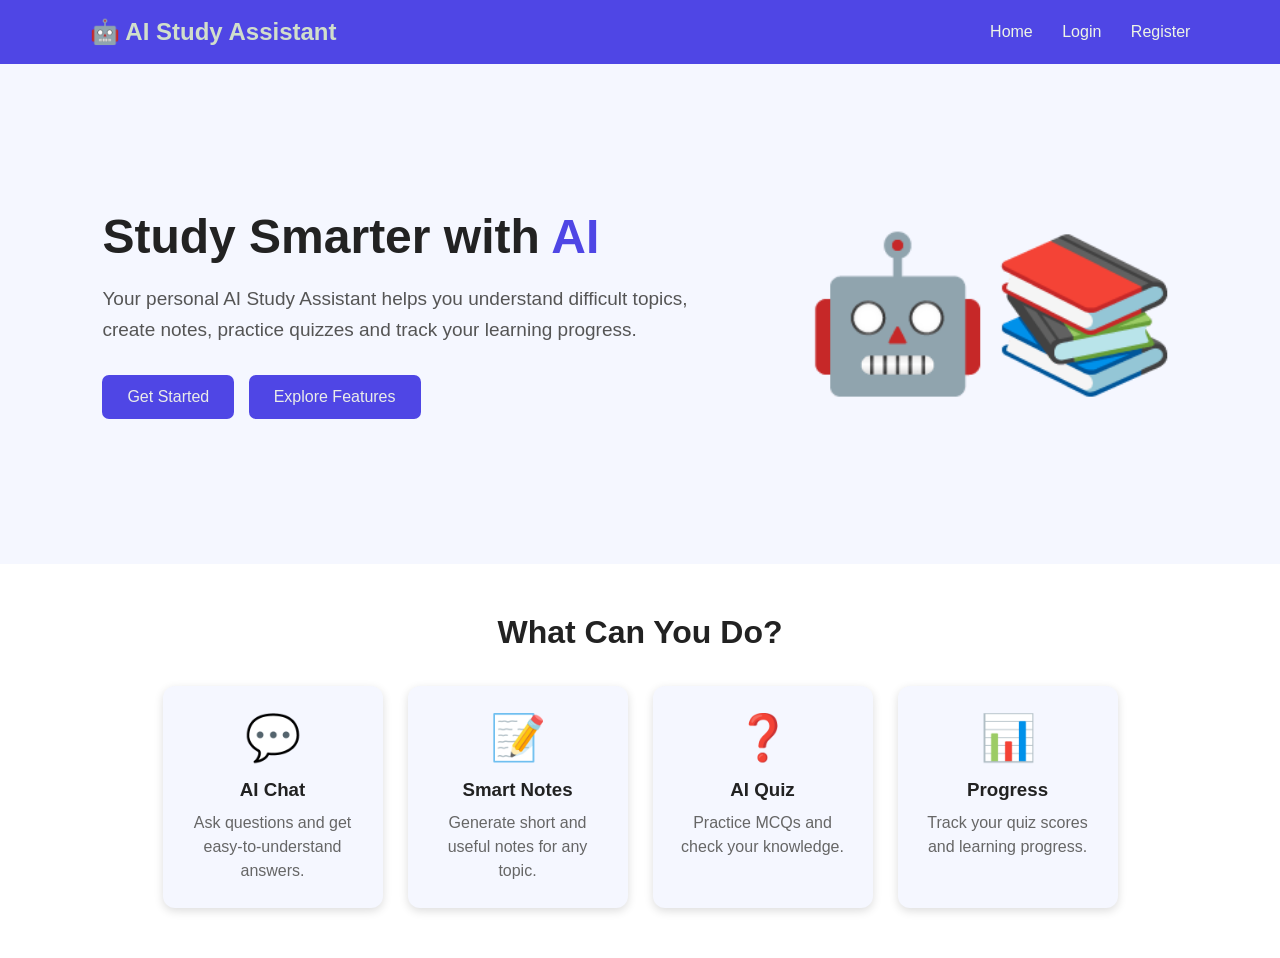
<file: templates/index.html>
<!DOCTYPE html>
<html lang="en">
<head>
    <meta charset="UTF-8">
    <meta name="viewport" content="width=device-width, initial-scale=1.0">
    <title>AI Study Assistant</title>

    <style>
        * {
            margin: 0;
            padding: 0;
            box-sizing: border-box;
            font-family: Arial, sans-serif;
        }

        body {
            background: #f5f7ff;
            color: #222;
        }

        header {
            background: #4f46e5;
            color: rgb(209, 222, 203);
            padding: 18px 7%;
            display: flex;
            justify-content: space-between;
            align-items: center;
        }

        .logo {
            font-size: 24px;
            font-weight: bold;
        }

        nav a {
            color: rgb(238, 245, 229);
            text-decoration: none;
            margin-left: 25px;
            font-size: 16px;
        }

        nav a:hover {
            text-decoration: underline;
        }

        .hero {
            min-height: 500px;
            display: flex;
            align-items: center;
            justify-content: space-between;
            padding: 60px 8%;
        }

        .hero-text {
            width: 55%;
        }

        .hero-text h1 {
            font-size: 48px;
            margin-bottom: 20px;
        }

        .hero-text h1 span {
            color: #4f46e5;
        }

        .hero-text p {
            font-size: 19px;
            line-height: 1.6;
            color: #555;
            margin-bottom: 30px;
        }

        .btn {
            display: inline-block;
            background: #4f46e5;
            color: rgb(234, 236, 233);
            padding: 13px 25px;
            border-radius: 7px;
            text-decoration: none;
            margin-right: 10px;
        }

        .btn:hover {
            background: #3730a3;
        }

        .features {
            padding: 50px 8%;
            background: white;
            text-align: center;
        }

        .features h2 {
            font-size: 32px;
            margin-bottom: 35px;
        }

        .cards {
            display: flex;
            justify-content: center;
            gap: 25px;
            flex-wrap: wrap;
        }

        .card {
            width: 220px;
            padding: 25px;
            background: #f5f7ff;
            border-radius: 12px;
            box-shadow: 0 3px 10px #ddd;
        }

        .card h3 {
            margin: 15px 0 10px;
        }

        .card p {
            color: #666;
            line-height: 1.5;
        }

        footer {
            background: #1f2937;
            color: white;
            text-align: center;
            padding: 18px;
        }
    </style>
</head>

<body>

<header>
    <div class="logo">🤖 AI Study Assistant</div>

    <nav>
        <a href="/">Home</a>
        <a href="/login">Login</a>
        <a href="/register">Register</a>
    </nav>
</header>

<section class="hero">

    <div class="hero-text">
        <h1>Study Smarter with <span>AI</span></h1>

        <p>
            Your personal AI Study Assistant helps you understand
            difficult topics, create notes, practice quizzes and
            track your learning progress.
        </p>

        <a href="login.html" class="btn">Get Started</a>
        <a href="#features" class="btn">Explore Features</a>
    </div>

    <div>
        <div style="font-size: 150px;">🤖📚</div>
    </div>

</section>

<section class="features" id="features">

    <h2>What Can You Do?</h2>

    <div class="cards">

        <div class="card">
            <div style="font-size:45px;">💬</div>
            <h3>AI Chat</h3>
            <p>Ask questions and get easy-to-understand answers.</p>
        </div>

        <div class="card">
            <div style="font-size:45px;">📝</div>
            <h3>Smart Notes</h3>
            <p>Generate short and useful notes for any topic.</p>
        </div>

        <div class="card">
            <div style="font-size:45px;">❓</div>
            <h3>AI Quiz</h3>
            <p>Practice MCQs and check your knowledge.</p>
        </div>

        <div class="card">
            <div style="font-size:45px;">📊</div>
            <h3>Progress</h3>
            <p>Track your quiz scores and learning progress.</p>
        </div>

    </div>

</section>


</body>
</html>
</file>
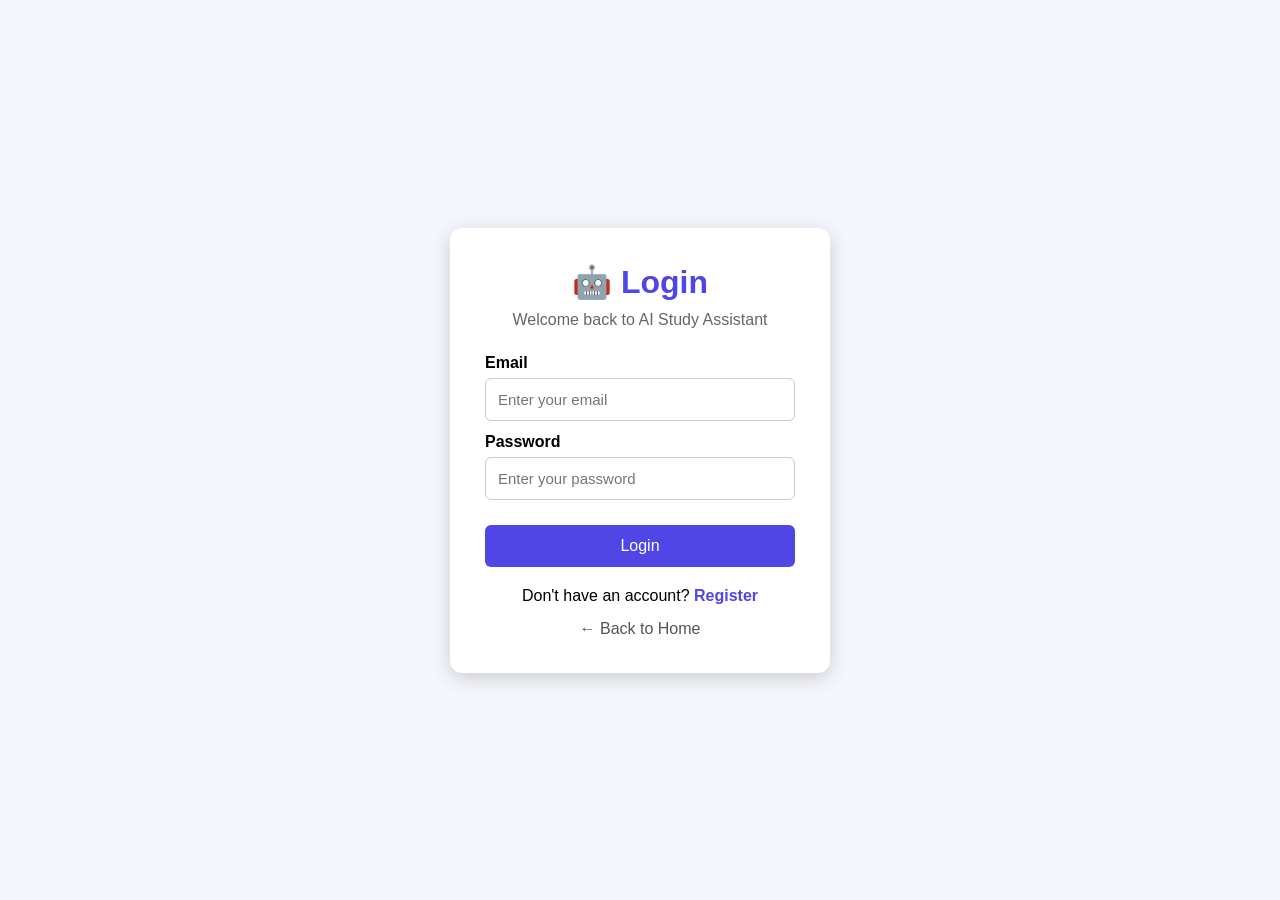
<file: templates/login.html>
<!DOCTYPE html>
<html lang="en">
<head>
    <meta charset="UTF-8">
    <meta name="viewport" content="width=device-width, initial-scale=1.0">
    <title>Login - AI Study Assistant</title>

    <style>
        * {
            box-sizing: border-box;
            margin: 0;
            padding: 0;
            font-family: Arial, sans-serif;
        }

        body {
            background: #f5f7ff;
            min-height: 100vh;
            display: flex;
            justify-content: center;
            align-items: center;
        }

        .login-box {
            width: 380px;
            background: white;
            padding: 35px;
            border-radius: 12px;
            box-shadow: 0 5px 20px #ccc;
        }

        .login-box h1 {
            text-align: center;
            color: #4f46e5;
            margin-bottom: 10px;
        }

        .login-box p {
            text-align: center;
            color: #666;
            margin-bottom: 25px;
        }

        label {
            display: block;
            margin: 12px 0 6px;
            font-weight: bold;
        }

        input {
            width: 100%;
            padding: 12px;
            border: 1px solid #ccc;
            border-radius: 6px;
            font-size: 15px;
        }

        button {
            width: 100%;
            margin-top: 25px;
            padding: 12px;
            background: #4f46e5;
            color: white;
            border: none;
            border-radius: 6px;
            font-size: 16px;
            cursor: pointer;
        }

        button:hover {
            background: #3730a3;
        }

        .bottom {
            text-align: center;
            margin-top: 20px;
        }

        .bottom a {
            color: #4f46e5;
            text-decoration: none;
            font-weight: bold;
        }

        .home {
            display: block;
            text-align: center;
            margin-top: 15px;
            color: #555;
            text-decoration: none;
        }
    </style>
</head>

<body>

<div class="login-box">

    <h1>🤖 Login</h1>

    <p>Welcome back to AI Study Assistant</p>

    <form action="/login" method="POST">

    <label>Email</label>
    <input type="email"
           name="email"
           placeholder="Enter your email"
           required>

    <label>Password</label>
    <input type="password"
           name="password"
           placeholder="Enter your password"
           required>

    <button type="submit">Login</button>

</form>

    <div class="bottom">
        Don't have an account?
        <a href="register.html">Register</a>
    </div>

    <a href="index.html" class="home">← Back to Home</a>

</div>

</body>
</html>
</file>
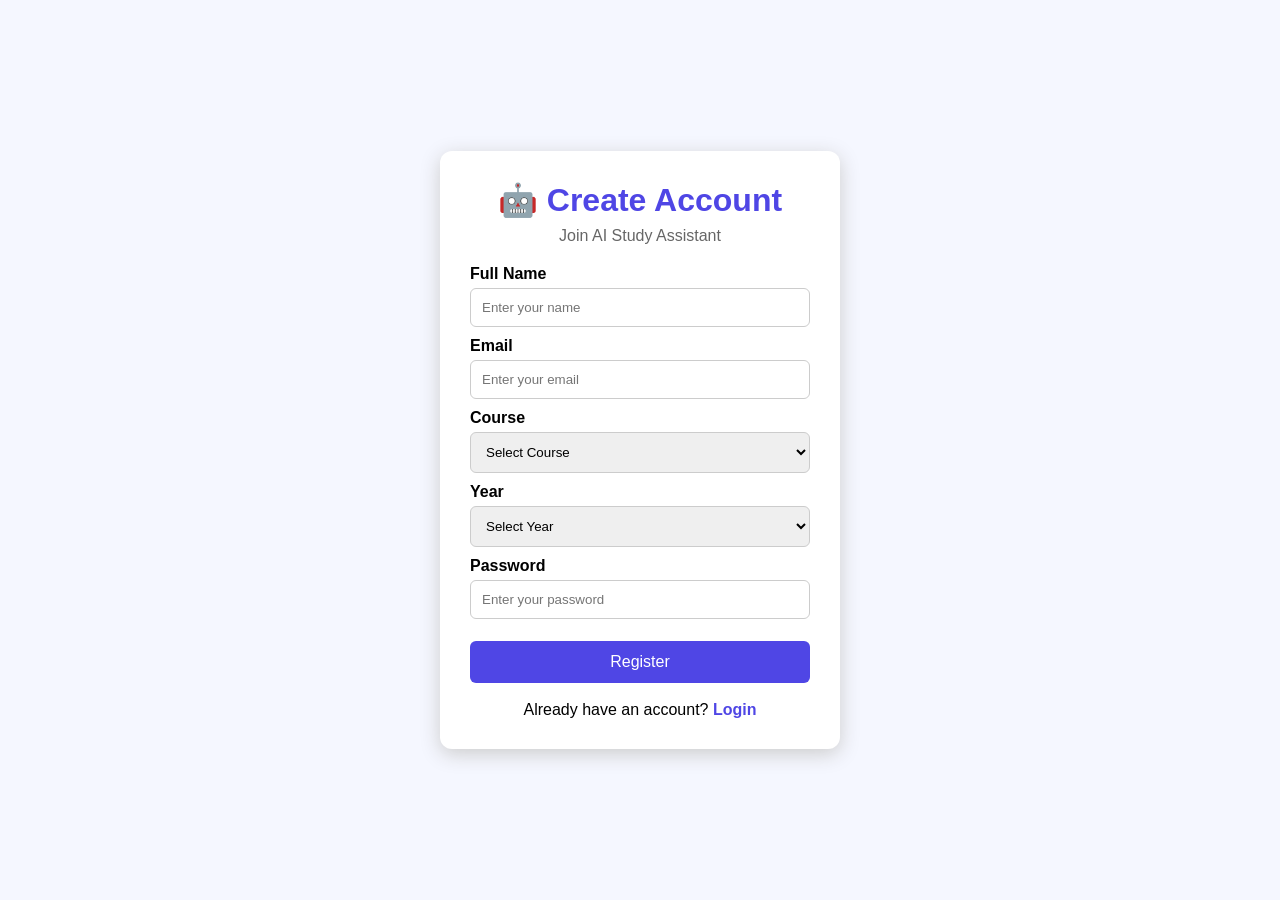
<file: templates/register.html>
<!DOCTYPE html>
<html lang="en">
<head>
    <meta charset="UTF-8">
    <meta name="viewport" content="width=device-width, initial-scale=1.0">
    <title>Register - AI Study Assistant</title>

    <style>
        * {
            box-sizing: border-box;
            margin: 0;
            padding: 0;
            font-family: Arial, sans-serif;
        }

        body {
            background: #f5f7ff;
            min-height: 100vh;
            display: flex;
            justify-content: center;
            align-items: center;
        }

        .register-box {
            width: 400px;
            background: white;
            padding: 30px;
            border-radius: 12px;
            box-shadow: 0 5px 20px #ccc;
        }

        h1 {
            text-align: center;
            color: #4f46e5;
            margin-bottom: 8px;
        }

        .subtitle {
            text-align: center;
            color: #666;
            margin-bottom: 20px;
        }

        label {
            display: block;
            margin: 10px 0 5px;
            font-weight: bold;
        }

        input, select {
            width: 100%;
            padding: 11px;
            border: 1px solid #ccc;
            border-radius: 6px;
        }

        button {
            width: 100%;
            margin-top: 22px;
            padding: 12px;
            background: #4f46e5;
            color: white;
            border: none;
            border-radius: 6px;
            font-size: 16px;
            cursor: pointer;
        }

        button:hover {
            background: #3730a3;
        }

        .bottom {
            text-align: center;
            margin-top: 18px;
        }

        a {
            color: #4f46e5;
            text-decoration: none;
            font-weight: bold;
        }
    </style>
</head>

<body>

<div class="register-box">

    <h1>🤖 Create Account</h1>
    <p class="subtitle">Join AI Study Assistant</p>

    <form action="/register" method="POST">

    <label>Full Name</label>
    <input type="text"
           name="name"
           placeholder="Enter your name"
           required>

    <label>Email</label>
    <input type="email"
           name="email"
           placeholder="Enter your email"
           required>

    <label>Course</label>
    <select name="course" required>
        <option value="">Select Course</option>
        <option value="B.Tech CSE">B.Tech CSE</option>
        <option value="B.Tech IT">B.Tech IT</option>
        <option value="BCA">BCA</option>
        <option value="MCA">MCA</option>
    </select>

    <label>Year</label>
    <select name="year" required>
        <option value="">Select Year</option>
        <option value="1st Year">1st Year</option>
        <option value="2nd Year">2nd Year</option>
        <option value="3rd Year">3rd Year</option>
        <option value="4th Year">4th Year</option>
    </select>

    <label>Password</label>
    <input type="password"
           name="password"
           placeholder="Enter your password"
           required>

    <button type="submit">Register</button>

</form>

    <div class="bottom">
        Already have an account?
        <a href="login.html">Login</a>
    </div>

</div>

</body>
</html>
</file>
